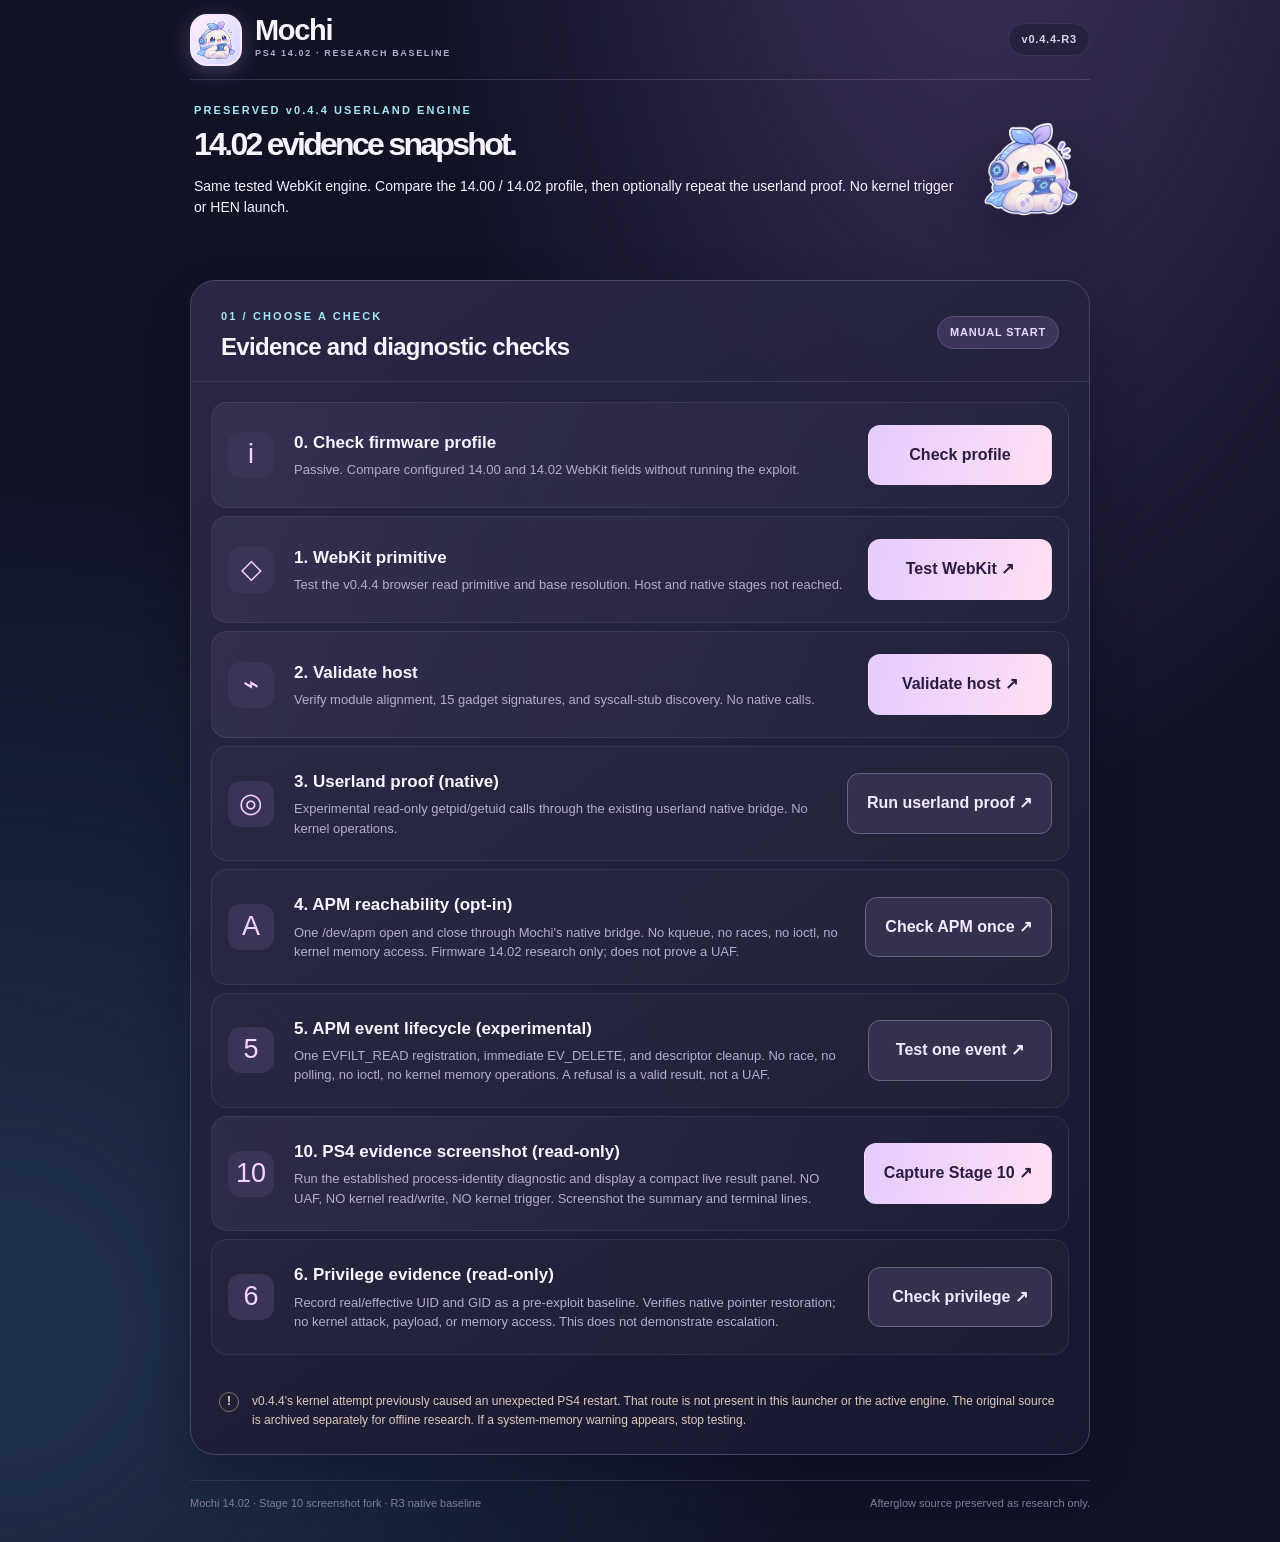
<file: index.html>
<!-- HTML | index.html | PS4 WebKit browser | Mochi 14.02 v0.4.4-R3 userland-only launcher -->
<!doctype html><html lang="en"><head>
<meta charset="utf-8"><meta name="viewport" content="width=device-width,initial-scale=1">
<title>Mochi · Stage 10 Evidence Snapshot</title><meta name="theme-color" content="#141428">
<link rel="stylesheet" href="assets/mochi-launch.css?v=044r3stage6">
<style>
.shell{max-width:900px}.masthead{height:80px}.control-panel{margin:25px 0}.mode-list{padding:20px}
.mode{padding:22px 16px}.btn{display:inline-block;font-size:16px;min-width:184px;padding:17px 19px}
.hero{display:flex;min-height:120px;gap:18px;padding:22px 4px}.hero h1{font-size:32px;margin:8px 0}.hero p{font-size:14px}
.hero-mascot{width:110px;height:115px;flex:0 0 110px}.hero-mascot img{max-height:108px}
@media(max-width:650px){.hero-mascot{display:none}.mode{flex-wrap:wrap}.btn{width:100%}}
</style></head><body class="landing"><div class="shell">
<header class="masthead"><div class="brand"><span class="brand-mark"><img src="assets/mochi-icon.png" alt=""></span><span>Mochi<small>PS4 14.02 · RESEARCH BASELINE</small></span></div><span class="chip">v0.4.4-R3</span></header>
<main><div class="hero"><div><div class="eyebrow">PRESERVED v0.4.4 USERLAND ENGINE</div><h1>14.02 evidence snapshot.</h1><p>Same tested WebKit engine. Compare the 14.00 / 14.02 profile, then optionally repeat the userland proof. No kernel trigger or HEN launch.</p></div><div class="hero-mascot"><img src="assets/mochi-mascot.png" alt="Mochi"></div></div>
<section class="control-panel"><div class="section-head"><div><span class="kicker">01 / CHOOSE A CHECK</span><h2>Evidence and diagnostic checks</h2></div><span class="stage-pill">MANUAL START</span></div><div class="mode-list">
<article class="mode recommended"><div class="mode-icon">i</div><div class="mode-body"><div class="mode-name">0. Check firmware profile</div><p>Passive. Compare configured 14.00 and 14.02 WebKit fields without running the exploit.</p></div><a class="btn btn-soft" href="./profile.html?v=044r3stage6">Check profile</a></article>

<article class="mode recommended"><div class="mode-icon">◇</div><div class="mode-body"><div class="mode-name">1. WebKit primitive</div><p>Test the v0.4.4 browser read primitive and base resolution. Host and native stages not reached.</p></div><a class="btn btn-soft" href="./launch.html?stop=primitive&amp;diag=full&amp;log=1&amp;attempts=8&amp;retry=0&amp;v=044r3stage6">Test WebKit ↗</a></article>
<article class="mode recommended"><div class="mode-icon">⌁</div><div class="mode-body"><div class="mode-name">2. Validate host</div><p>Verify module alignment, 15 gadget signatures, and syscall-stub discovery. No native calls.</p></div><a class="btn btn-soft" href="./launch.html?stop=host&amp;diag=full&amp;log=1&amp;attempts=8&amp;retry=0&amp;v=044r3stage6">Validate host ↗</a></article>
<article class="mode"><div class="mode-icon">◎</div><div class="mode-body"><div class="mode-name">3. Userland proof (native)</div><p>Experimental read-only getpid/getuid calls through the existing userland native bridge. No kernel operations.</p></div><a class="btn btn-line" href="./launch.html?stop=native&amp;diag=full&amp;log=1&amp;attempts=8&amp;retry=0&amp;v=044r3stage6">Run userland proof ↗</a></article>
<article class="mode"><div class="mode-icon">A</div><div class="mode-body"><div class="mode-name">4. APM reachability (opt-in)</div><p>One /dev/apm open and close through Mochi's native bridge. No kqueue, no races, no ioctl, no kernel memory access. Firmware 14.02 research only; does not prove a UAF.</p></div><a class="btn btn-line" href="./launch.html?stop=apm&amp;diag=full&amp;log=1&amp;attempts=8&amp;retry=0&amp;v=044r3stage6">Check APM once ↗</a></article>

<article class="mode"><div class="mode-icon">5</div><div class="mode-body"><div class="mode-name">5. APM event lifecycle (experimental)</div><p>One EVFILT_READ registration, immediate EV_DELETE, and descriptor cleanup. No race, no polling, no ioctl, no kernel memory operations. A refusal is a valid result, not a UAF.</p></div><a class="btn btn-line" href="./launch.html?stop=apm-events&amp;diag=full&amp;log=1&amp;attempts=8&amp;retry=0&amp;v=044r3stage6">Test one event ↗</a></article>
<article class="mode recommended"><div class="mode-icon">10</div><div class="mode-body"><div class="mode-name">10. PS4 evidence screenshot (read-only)</div><p>Run the established process-identity diagnostic and display a compact live result panel. NO UAF, NO kernel read/write, NO kernel trigger. Screenshot the summary and terminal lines.</p></div><a class="btn btn-soft" href="./launch.html?stop=priv-evidence&amp;diag=full&amp;log=1&amp;attempts=8&amp;retry=0&amp;snapshot=10&amp;v=stage10-snap1">Capture Stage 10 ↗</a></article>
<article class="mode"><div class="mode-icon">6</div><div class="mode-body"><div class="mode-name">6. Privilege evidence (read-only)</div><p>Record real/effective UID and GID as a pre-exploit baseline. Verifies native pointer restoration; no kernel attack, payload, or memory access. This does not demonstrate escalation.</p></div><a class="btn btn-line" href="./launch.html?stop=priv-evidence&amp;diag=full&amp;log=1&amp;attempts=8&amp;retry=0&amp;v=044r3stage6">Check privilege ↗</a></article>
</div><div class="note-row danger"><span class="note-icon">!</span><div>v0.4.4's kernel attempt previously caused an unexpected PS4 restart. That route is not present in this launcher or the active engine. The original source is archived separately for offline research. If a system-memory warning appears, stop testing.</div></div></section>
</main><footer><span>Mochi 14.02 · Stage 10 screenshot fork · R3 native baseline</span><span>Afterglow source preserved as research only.</span></footer></div></body></html>
</file>
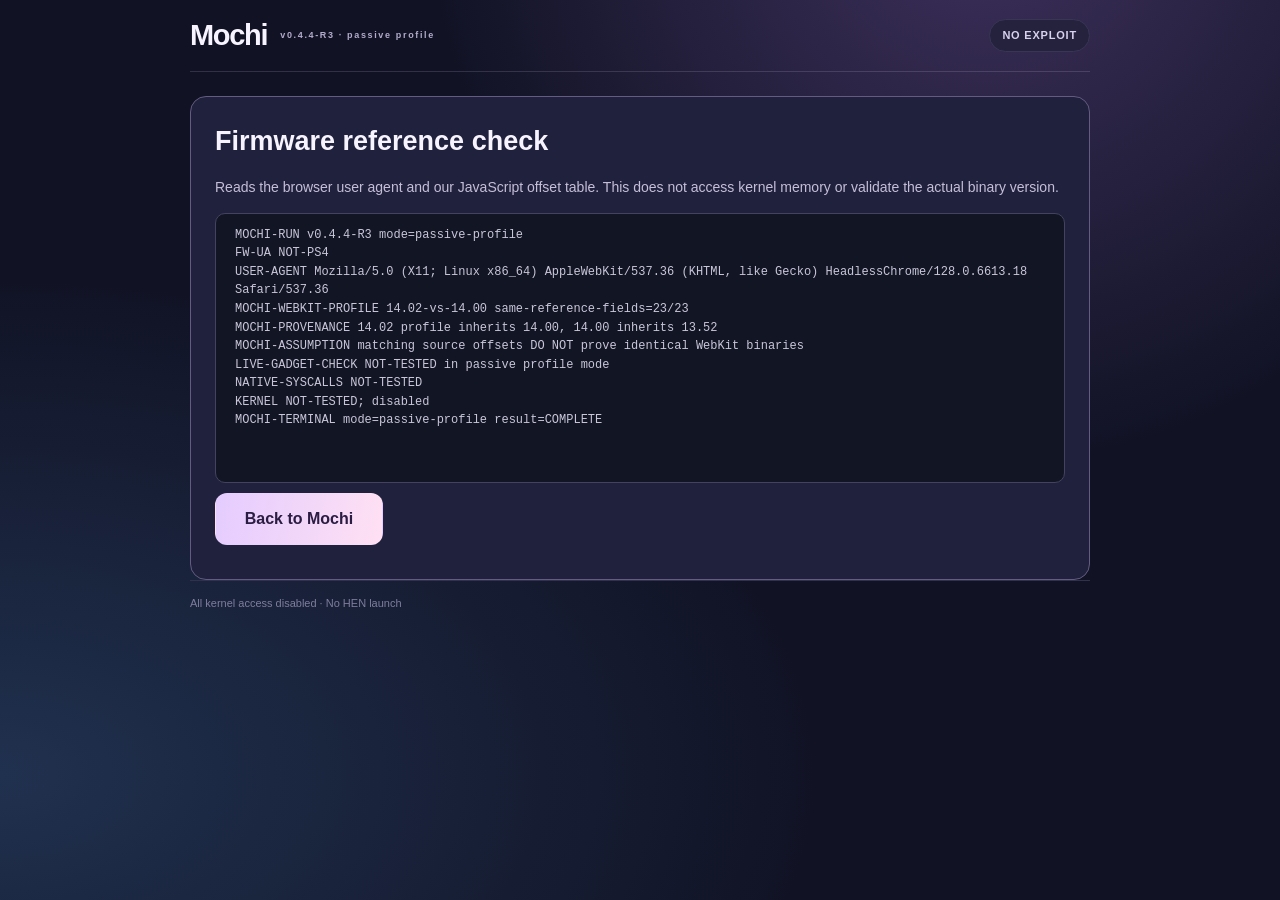
<file: profile.html>
<!-- HTML | profile.html | PS4 browser | passive firmware offset profile comparison; no exploit -->
<!doctype html><html lang="en"><head><meta charset="utf-8"><meta name="viewport" content="width=device-width,initial-scale=1"><title>Mochi · 14.02 profile evidence</title>
<link rel="stylesheet" href="./assets/mochi-launch.css?v=044r3"><style>
.shell{max-width:900px}.masthead{height:72px}.panel{margin-top:24px;background:#20223d;border:1px solid #635b81;border-radius:16px;padding:24px}.panel h1{font-size:27px;margin:0 0 8px}.panel p{font-size:14px;color:#c5bed9}pre{white-space:pre-wrap;word-break:break-word;color:#e0edec;font:15px/1.7 Consolas,monospace;background:#111524;border:1px solid #454260;padding:20px;border-radius:10px;min-height:240px}.btn{display:inline-block;font-size:16px;margin:10px 0}
</style></head><body><div class="shell"><header class="masthead"><div class="brand">Mochi <small>v0.4.4-R3 · passive profile</small></div><span class="chip">NO EXPLOIT</span></header><main class="panel"><h1>Firmware reference check</h1><p>Reads the browser user agent and our JavaScript offset table. This does not access kernel memory or validate the actual binary version.</p><pre id="out">PROFILE-START...
Loading offset definitions...
</pre><a class="btn btn-soft" href="./index.html?v=044r3">Back to Mochi</a></main><footer>All kernel access disabled · No HEN launch</footer></div>
<script type="module">
var out=document.getElementById('out');
function log(tag, detail){out.textContent+=tag+' '+detail+'\n';}
try {
  import('./assets/baseline-044r3/ps4_offsets.js?v=044r3').then(function(mod) {
  var fw=mod.offsetsFor(navigator.userAgent || '');
  var a=mod.PS4['14.00']||{}, b=mod.PS4['14.02']||{};
  var keys=Object.keys(a).filter(function(k){return k.indexOf('wk_')===0||k==='k__error'||k==='k_scan_stage1';});
  var matches=keys.filter(function(k){return a[k]===b[k];});
  out.textContent='MOCHI-RUN v0.4.4-R3 mode=passive-profile\n';
  log('FW-UA',fw.key||'NOT-PS4');
  log('USER-AGENT', (navigator.userAgent||'N/A').slice(0,220));
  log('MOCHI-WEBKIT-PROFILE','14.02-vs-14.00 same-reference-fields='+matches.length+'/'+keys.length);
  log('MOCHI-PROVENANCE','14.02 profile inherits 14.00, 14.00 inherits 13.52');
  log('MOCHI-ASSUMPTION','matching source offsets DO NOT prove identical WebKit binaries');
  log('LIVE-GADGET-CHECK','NOT-TESTED in passive profile mode');
  log('NATIVE-SYSCALLS','NOT-TESTED');
  log('KERNEL','NOT-TESTED; disabled');
  log('MOCHI-TERMINAL','mode=passive-profile result=COMPLETE');
  }).catch(function(err) {log('MOCHI-IMPORT-FAIL',err&&err.message?err.message:String(err));});
} catch (err) {
  log('MOCHI-IMPORT-FAIL',err&&err.message?err.message:String(err));
}
</script></body></html>
</file>
<file: assets/mochi-launch.css>
/* CSS | assets/mochi-launch.css | PlayStation 4 WebKit browser | Mochi pastel launcher */
:root{--bg:#111325;--deep:#17182e;--panel:#1b1d36;--panel-light:#242440;--line:#383654;--copy:#f7f3ff;--muted:#b3accd;--rose:#ffc5dd;--rose2:#f7a7ce;--lav:#c9b5ff;--ice:#a5e5f5;--mint:#a5e7d5;--warn:#ffd78d;--red:#ff9ca7}
*{box-sizing:border-box}html{min-height:100%;background:var(--bg)}body{margin:0;min-height:100vh;color:var(--copy);font:16px/1.55 "Segoe UI",Arial,sans-serif;background:radial-gradient(ellipse at 77% -12%,#3f315e 0%,transparent 40%),radial-gradient(ellipse at 0% 86%,#20314f 0%,transparent 45%),var(--bg)}button,input,select{font:inherit}button{cursor:pointer}button:focus,a:focus{outline:3px solid var(--ice);outline-offset:4px}a{color:inherit;text-decoration:none}code{font:14px/1.4 Consolas,monospace;color:#d5c7ff}.haze{position:fixed;pointer-events:none;border-radius:50%;filter:blur(50px);opacity:.11;z-index:0}.h1{width:350px;height:350px;background:#b99cff;right:10%;top:-190px}.h2{width:250px;height:250px;background:#76caf5;left:-120px;bottom:30px}.shell{width:min(1180px,calc(100% - 48px));margin:0 auto;position:relative;z-index:1}.masthead{height:96px;display:flex;align-items:center;justify-content:space-between;border-bottom:1px solid rgba(236,224,255,.14)}.brand{display:flex;align-items:center;gap:13px;font-size:29px;font-weight:900;letter-spacing:-1.3px;line-height:1}.brand-mark{width:52px;height:52px;display:flex;align-items:center;justify-content:center;background:linear-gradient(140deg,#ffeeff,#d2d6ff);border:2px solid #f9e6ff;border-radius:17px;overflow:hidden;box-shadow:0 5px 20px rgba(201,181,255,.25)}.brand-mark img{width:92%;height:92%;object-fit:contain}.brand-dot{color:var(--rose)}.brand small{display:block;font-weight:800;color:var(--muted);font-size:9px;letter-spacing:1.65px;line-height:1.9}.head-right{display:flex;align-items:center;gap:10px}.chip,.stage-pill{font-size:11px;font-weight:800;letter-spacing:.8px;border:1px solid var(--line);border-radius:20px;padding:7px 12px;color:#d8d1ed;background:#25223e}.chip-fw{background:#382743;color:#ffd5ec;border-color:#684766}.hero{display:grid;grid-template-columns:1.45fr .85fr;align-items:center;min-height:332px;padding:22px 28px 24px 9px;gap:16px}.eyebrow,.kicker{font-size:11px;letter-spacing:2.1px;color:var(--ice);font-weight:850}.live-dot,.mini-dot{display:inline-block;width:8px;height:8px;border-radius:50%;background:#9ff2d4;box-shadow:0 0 0 5px rgba(159,242,212,.12);margin-right:8px}.hero h1,.run-head h1{font-weight:900;font-size:clamp(32px,4.4vw,59px);letter-spacing:-2.7px;line-height:1.08;margin:15px 0 18px}.hero h1 em{font-style:normal;color:var(--rose)}.hero-copy p{color:var(--muted);font-size:16px;max-width:670px;line-height:1.7;margin:0 0 21px}.compat-line{display:flex;align-items:center;gap:3px;color:#c0c9e8;font-size:13px}.mini-dot{width:6px;height:6px;box-shadow:none;background:var(--lav)}.hero-mascot{height:305px;position:relative;display:flex;align-items:center;justify-content:center}.hero-mascot img{position:relative;z-index:2;max-width:95%;max-height:305px;object-fit:contain;filter:drop-shadow(0 14px 30px rgba(6,8,25,.45))}.orbit{position:absolute;width:280px;height:245px;border-radius:50%;background:radial-gradient(ellipse,#c3b2ff33,transparent 75%)}.o2{width:160px;height:160px;background:radial-gradient(ellipse,#87d8ec26,transparent 75%)}.sparkle{position:absolute;color:#fbc4e6;font-size:24px}.s1{top:15%;left:12%}.s2{bottom:15%;right:1%}.control-panel{background:linear-gradient(145deg,rgba(43,40,70,.94),rgba(23,25,47,.98));border:1px solid #484467;border-radius:25px;overflow:hidden;box-shadow:0 20px 48px rgba(4,3,18,.24)}.section-head{display:flex;align-items:center;justify-content:space-between;padding:22px 30px 19px;border-bottom:1px solid var(--line)}.section-head h2{font-size:24px;line-height:1.2;letter-spacing:-.7px;margin:5px 0 0}.stage-pill{color:#e7d9ff;background:#3c345a;border-color:#5c507d}.mode-list{padding:14px 17px 5px}.mode{display:flex;align-items:center;gap:20px;padding:18px 13px 18px 17px;border-radius:16px;margin:0 0 8px;background:rgba(255,255,255,.025);border:1px solid rgba(241,228,255,.08)}.mode.recommended{background:linear-gradient(90deg,rgba(199,175,255,.08),rgba(199,175,255,.02))}.mode.kernel-mode{background:linear-gradient(90deg,rgba(252,194,222,.09),rgba(255,255,255,.02));border-color:rgba(249,199,223,.19)}.mode-icon{width:46px;height:46px;flex:0 0 46px;display:flex;justify-content:center;align-items:center;border-radius:13px;background:#3a3457;color:#f7d4ff;font-size:27px}.kernel-mode .mode-icon{background:#4f3452;color:#ffd1e5}.mode-body{flex:1;min-width:0}.mode-name{font-weight:800;font-size:17px;margin-bottom:4px}.mode-body p{margin:0;color:var(--muted);font-size:13px;max-width:580px;line-height:1.5}.small-tag{font-size:10px;letter-spacing:.6px;color:#b8f4db;border-radius:6px;background:#1d4b49;padding:3px 6px;margin-left:6px;vertical-align:middle}.small-tag.caution{color:#ffebc2;background:#5a4234}.btn{border:1px solid transparent;border-radius:12px;padding:13px 17px;white-space:nowrap;min-width:168px;text-align:center;font-size:13px;font-weight:850;transition:filter .12s ease,transform .12s ease}.btn:hover{filter:brightness(1.09)}.btn:active{transform:translateY(2px)}.btn span{margin-left:9px}.btn-soft{background:linear-gradient(100deg,#e4ccff,#ffe0f3);color:#2a1c42}.btn-line{background:#34314e;color:#f3e9ff;border-color:#696184}.btn-primary{background:linear-gradient(100deg,#ffc3df,#e5bff7);color:#30203e}.note-row{display:flex;gap:13px;align-items:flex-start;margin:9px 28px 10px;color:#b9b2d0;font-size:12px;line-height:1.6}.note-icon{border:1px solid #777095;width:20px;height:20px;display:flex;align-items:center;justify-content:center;flex:0 0 20px;border-radius:50%;font-size:12px;font-weight:900;color:#d9c7fb}.note-row strong{color:#f4e8ff}.note-row.danger{margin-bottom:24px;color:#dfc8bb}.note-row.danger .note-icon{color:#ffd8a6;border-color:#866f67}.dashboard-summary{display:grid;grid-template-columns:repeat(4,1fr);gap:12px;margin:17px 0 24px}.stat{background:rgba(35,33,62,.8);border:1px solid var(--line);border-radius:16px;padding:17px 19px;min-width:0}.stat small,.run-statbar small{display:block;color:#a9a0c6;font-size:10px;font-weight:800;letter-spacing:1.6px;margin-bottom:6px}.stat strong,.run-statbar strong{display:block;font-size:16px;letter-spacing:-.2px}.stat span{display:block;font-size:12px;color:var(--muted);margin-top:3px}footer{display:flex;justify-content:space-between;gap:20px;padding:14px 0 30px;color:#7f7d9c;font-size:11px;border-top:1px solid #32314d}/* runtime view */
.run-main{padding-top:32px;padding-bottom:24px}.run-head{display:flex;justify-content:space-between;align-items:center;min-height:145px}.run-head h1{font-size:clamp(28px,3.5vw,46px);margin:12px 0 9px}.run-head p{color:var(--muted);margin:0 0 18px;font-size:13px}.run-mascot{height:155px;width:155px;object-fit:contain;filter:drop-shadow(0 8px 12px #0c0c27)}.run-statbar{display:grid;grid-template-columns:repeat(3,1fr);gap:12px;margin:0 0 18px}.run-statbar>div{border:1px solid #484466;background:#252440;border-radius:14px;padding:14px 18px;min-height:76px}.run-statbar strong{color:#efeafa;font-size:15px}.run-statbar .good{color:var(--mint)}.run-statbar .bad{color:var(--red)}.run-statbar .caution-text{color:var(--warn)}.terminal-wrap{position:relative;border-radius:19px;border:1px solid #60577a;background:#121526;overflow:hidden;min-height:390px;box-shadow:0 15px 38px #090a18aa}.terminal-title{height:44px;display:flex;justify-content:space-between;align-items:center;background:#27243d;padding:0 20px;border-bottom:1px solid #514963;color:#e9dafa;font-size:11px;font-weight:800;letter-spacing:1.25px}.terminal-title .circle{display:inline-block;width:8px;height:8px;border-radius:50%;background:#9ce6d5;margin-right:9px}.terminal-title #m-state{color:#b5dce9;font-size:11px;letter-spacing:.1px}.terminal-title #m-state.bad{color:var(--red)}#ramBox{background:#1a1b2f;border-bottom:1px solid #39374d;color:#9acbc8;white-space:nowrap;text-overflow:ellipsis;overflow:hidden;font:11px/1.3 Consolas,monospace;padding:9px 18px;min-height:30px}#state{font-weight:800;font-size:16px;line-height:1.3;padding:14px 19px 6px;color:#dbcafc}#state.warn{color:var(--warn)}#state.bad{color:var(--red)}#state.ok{color:var(--mint)}#out{margin:0;padding:12px 19px 30px;min-height:270px;max-height:430px;overflow-y:auto;white-space:pre-wrap;overflow-wrap:anywhere;color:#c9c6d9;font:12px/1.55 Consolas,"Courier New",monospace;display:block}#spin{width:28px;height:28px;border-radius:50%;border:3px solid #5e5271;border-top-color:var(--rose);position:absolute;right:18px;bottom:13px;animation:rot .8s linear infinite;pointer-events:none}#msg{padding:10px 19px;color:var(--warn);font-size:15px;font-weight:800;display:none}body.fail #msg,body.done #msg{display:block}body.fail #spin,body.done #spin{display:none}.notice{margin:10px 0;padding:13px 16px;border-left:4px solid var(--red);background:#3e2538;color:#ffbecf;font-size:15px;font-weight:bold}@keyframes rot{to{transform:rotate(360deg)}}.run-footnote{padding:14px 4px 0;display:flex;justify-content:space-between;gap:30px;font-size:11px;color:#aba3c5}.run-footnote span:last-child{font-weight:800;color:var(--warn);white-space:nowrap}
@media(max-width:850px){.shell{width:calc(100% - 28px)}.hero{grid-template-columns:1fr .65fr;padding-right:5px}.hero-mascot{height:260px}.hero-mascot img{max-height:255px}.mode{gap:10px;padding:14px 10px}.mode-icon{flex-basis:38px;width:38px;height:38px}.btn{min-width:144px;padding:12px}.dashboard-summary{grid-template-columns:repeat(2,1fr)}}@media(max-width:650px){.masthead{height:83px}.brand{font-size:24px}.brand-mark{height:45px;width:45px}.brand small{font-size:7px;letter-spacing:1px}.head-right .chip:last-child{display:none}.hero{display:block;padding:28px 4px 8px;min-height:0}.hero h1{font-size:38px}.hero-copy p{font-size:14px}.hero-mascot{height:220px}.hero-mascot img{max-height:220px}.section-head{padding:19px}.section-head h2{font-size:20px}.stage-pill{display:none}.mode{flex-wrap:wrap}.mode-body{flex-basis:calc(100% - 60px)}.btn{width:100%;flex:1}.note-row{margin-left:18px;margin-right:18px}.stat{padding:13px}.stat strong{font-size:14px}footer{display:block}.run-head{min-height:100px}.run-head h1{font-size:30px}.run-mascot{width:88px;height:88px}.run-statbar{grid-template-columns:1fr}.run-statbar>div{min-height:62px;padding:12px}.terminal-title{padding:0 12px}.run-footnote{display:block}.run-footnote span{display:block;margin-bottom:8px}}
</file>
